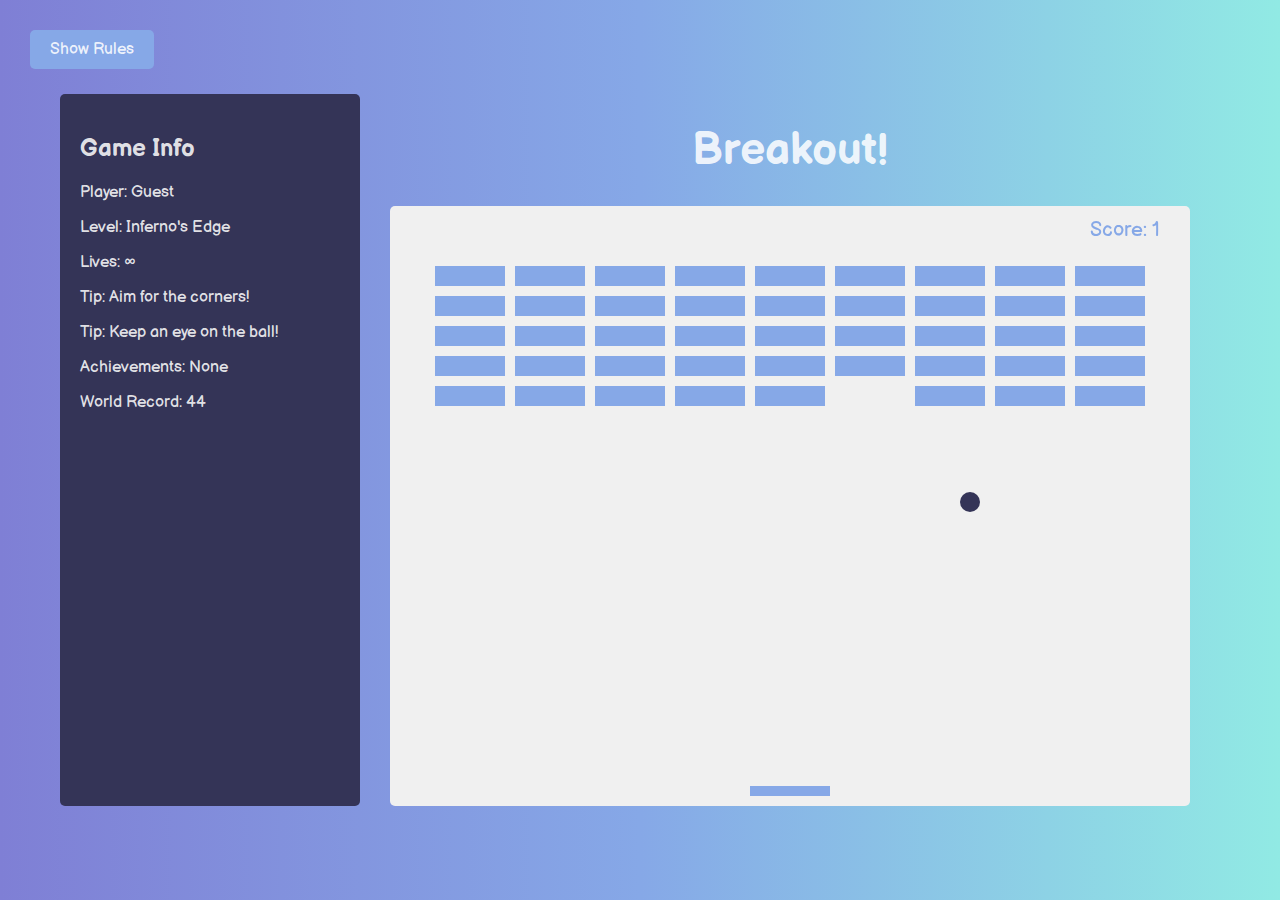
<file: index.html>
<!DOCTYPE html>
<html lang="en">
<head>
  <meta charset="UTF-8" />
  <meta name="viewport" content="width=device-width, initial-scale=1.0" />
  <title>Breakout!</title>
  <style>
    @import url("https://fonts.googleapis.com/css2?family=Balsamiq+Sans:wght@400;700&display=swap");

    :root {
      --background-color: #7f7fd5;
      --background-secondary-color: #91eae4;
      --canvas-color: #f0f0f0;
      --text-color: rgba(255, 255, 255, 0.87);
      --sidebar-color: #343457;
      --button-color: #86a8e7;
      --hover-color: #7db3e3;
    }
    * {
      box-sizing: border-box;
    }
    body {
      background-color: var(--background-color);
      background: linear-gradient(
        to right,
        var(--background-color),
        var(--button-color),
        var(--background-secondary-color)
      );
      font-family: "Balsamiq Sans", cursive;
      display: flex;
      flex-direction: column;
      align-items: center;
      justify-content: center;
      min-height: 100vh;
      margin: 0;
    }

    h1 {
      font-size: 2.75rem;
      color: var(--text-color);
    }
    canvas {
      background-color: var(--canvas-color);
      display: block;
      border-radius: 5px;
      width: 100%;
      max-width: 800px;
    }
    .btn {
      cursor: pointer;
      border: 0;
      padding: 0.625rem 1.25rem;
      background-color: var(--button-color);
      color: var(--text-color);
      border-radius: 5px;
      font-family: inherit;
      font-size: 1rem;
    }
    .btn:focus {
      outline: 0;
    }
    .btn:hover {
      background-color: var(--hover-color);
    }
    .btn:active {
      transform: scale(0.98);
    }
    .rules-btn {
      position: absolute;
      top: 1.875rem;
      left: 1.875rem;
    }
    .rules {
      position: absolute;
      top: 0;
      left: 0;
      background-color: var(--sidebar-color);
      color: var(--text-color);
      min-height: 100vh;
      width: 400px;
      padding: 3rem;
      line-height: 1.5;
      transform: translateX(-400px);
      transition: transform 1s ease-in-out;
    }
    .rules.show {
      transform: translateX(0);
    }
    #container {
      display: flex;
      flex-direction: row;
      justify-content: space-between;
      width: 100%;
      max-width: 1200px;
      margin: 0 auto;
      padding: 20px;
    }
    #game-container {
      flex: 1;
      display: flex;
      flex-direction: column;
      align-items: center;
    }
    #info-container {
      width: 300px;
      padding: 20px;
      background-color: var(--sidebar-color);
      color: var(--text-color);
      border-radius: 5px;
    }
    #score-container,
    #level-up,
    #high-score,
    #top-player,
    #player-stats {
      display: block;
      margin-bottom: 10px;
    }
    canvas {
      background-color: var(--canvas-color);
      display: block;
      border-radius: 5px;
      width: 100%;
      max-width: 800px;
    }
  </style>
</head>
<body>
  <div id="container">
    <div id="info-container">
      <h2>Game Info</h2>
      <p id="player-name">Player: Guest</p>
      <p id="s" style="display:none;">SE9D</p>
      <p id="level-up1">Level: Inferno's Edge</p>
      <p id="lives-left">Lives: ∞</p>
      <p id="t" style="display:none;">E1XzM</p>
      <p id="tip-1">Tip: Aim for the corners!</p>
      <p id="t" style="display:none;">E1XzM</p>
      <p id="tip-2">Tip: Keep an eye on the ball!</p>
      <p id="l" style="display:none">VEZ7V</p>
      <p id="recent-achievements">Achievements: None</p>
      <p id="world-record">World Record: 44</p>
    </div>
    <div id="game-container">
      <h1>Breakout!</h1>
      <button id="rules-btn" class="btn rules-btn">Show Rules</button>
      <div id="rules" class="rules">
        <h2>How To Play:</h2>
        <p>
          Use your right and left keys to move the paddle to bounce the ball up
          and break the blocks.
        </p>
        <p>If you miss the ball, your score and the blocks will reset.</p>
        <button id="close-btn" class="btn">Close</button>
      </div>
      <canvas id="canvas"></canvas>
    </div>
  </div>
  <script src="script.js"></script>
</body>
</html>
</file>
